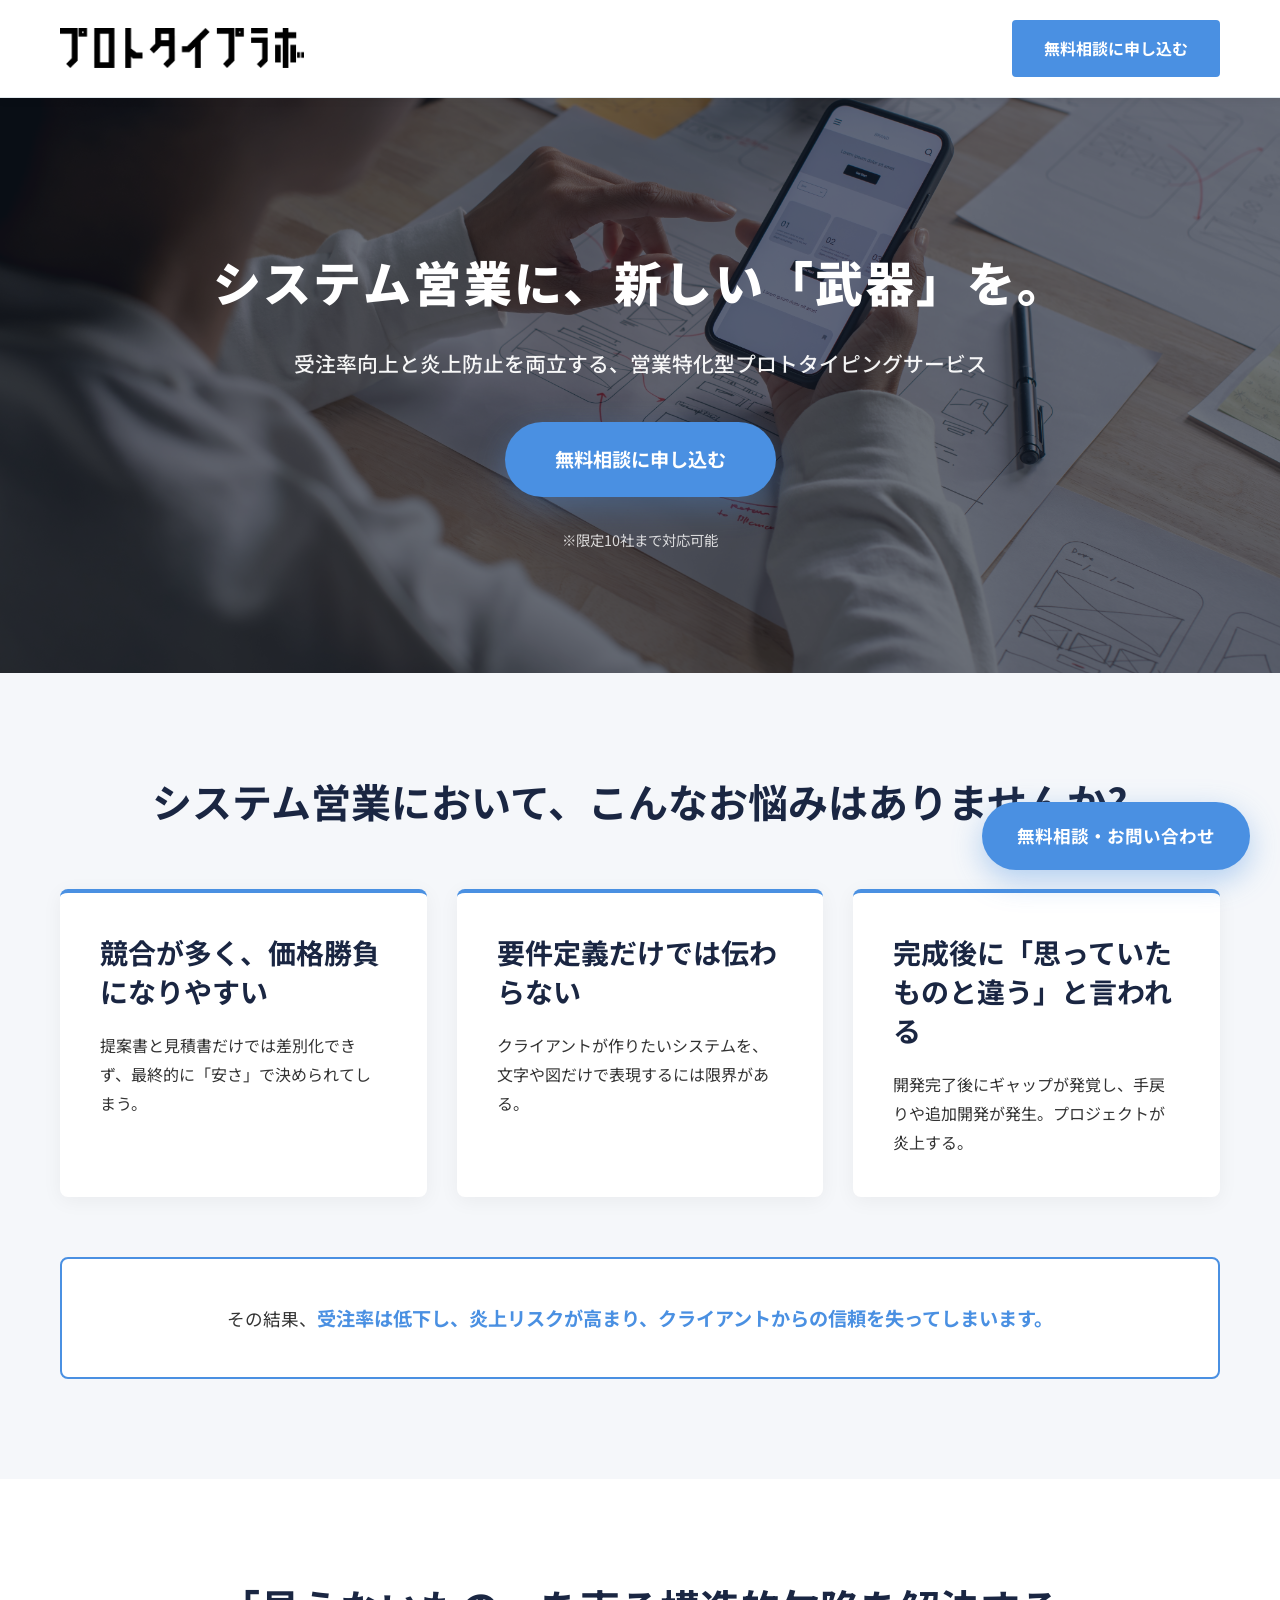
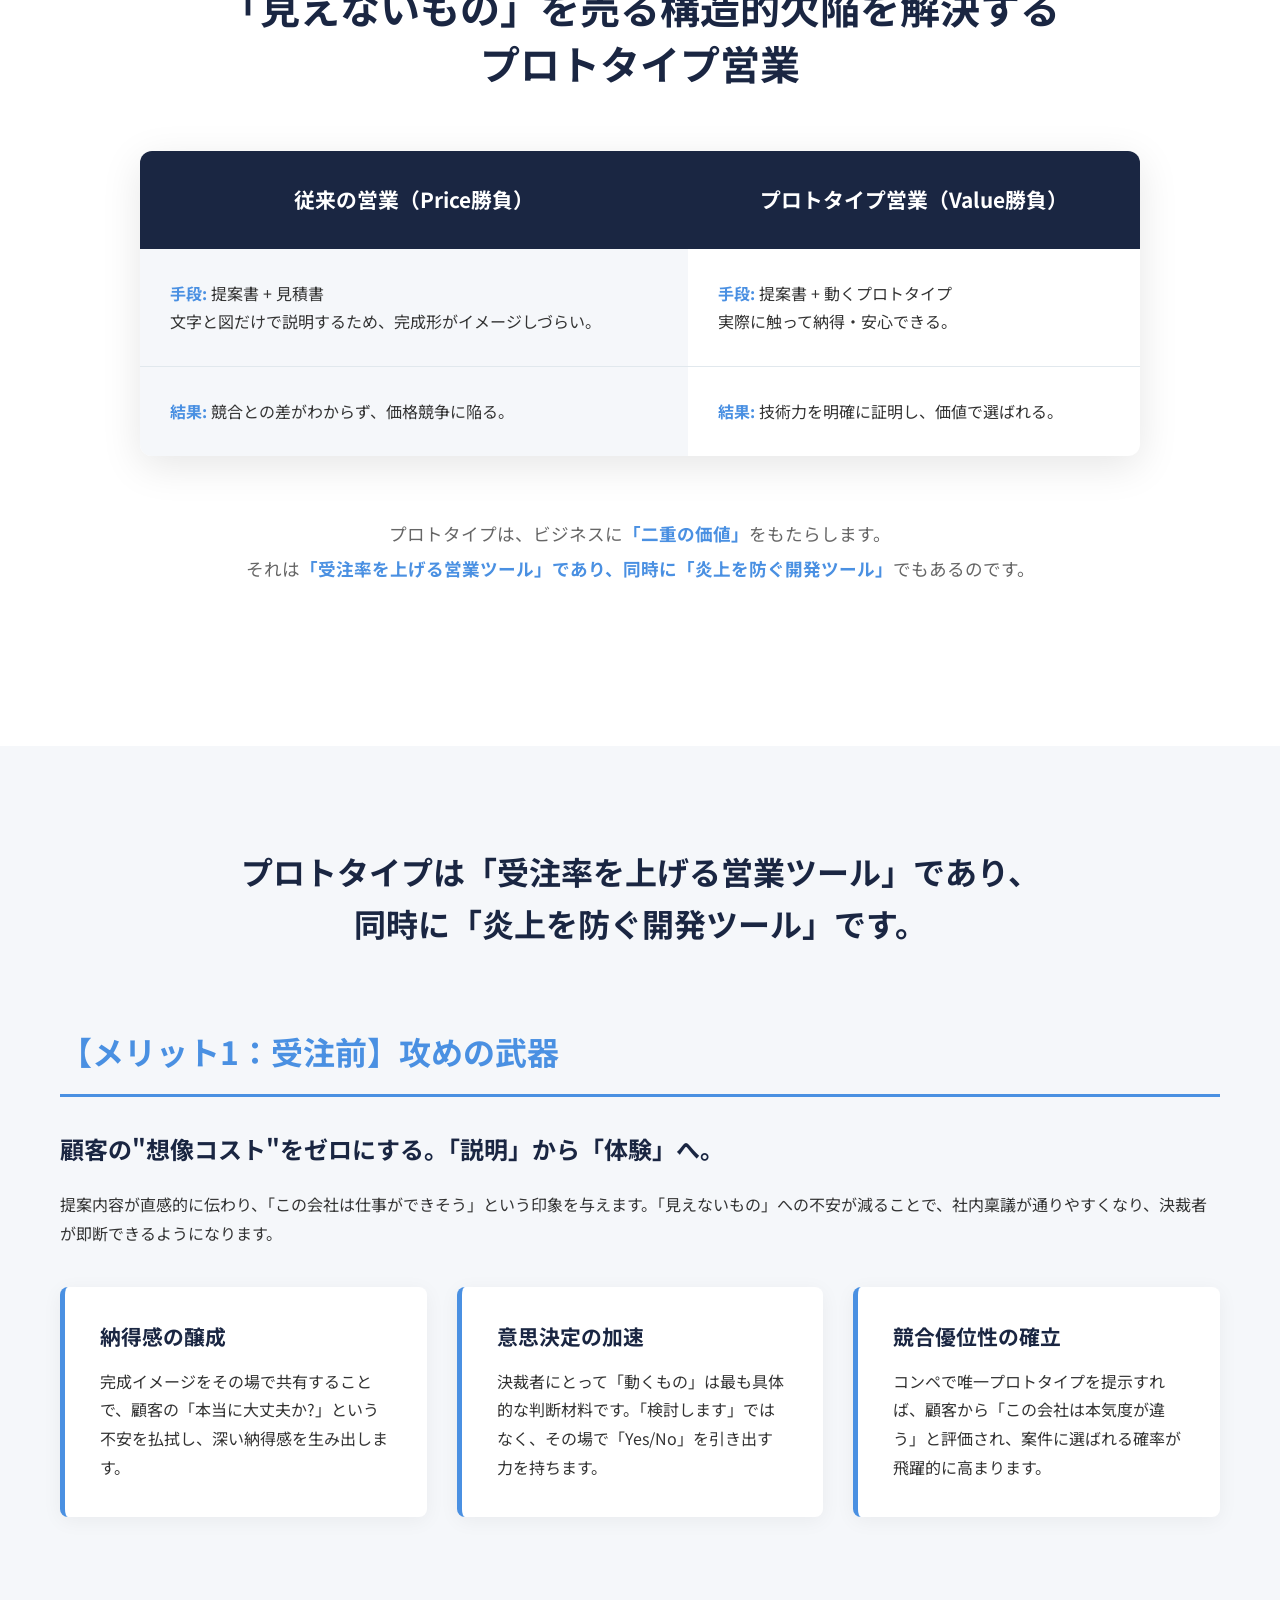
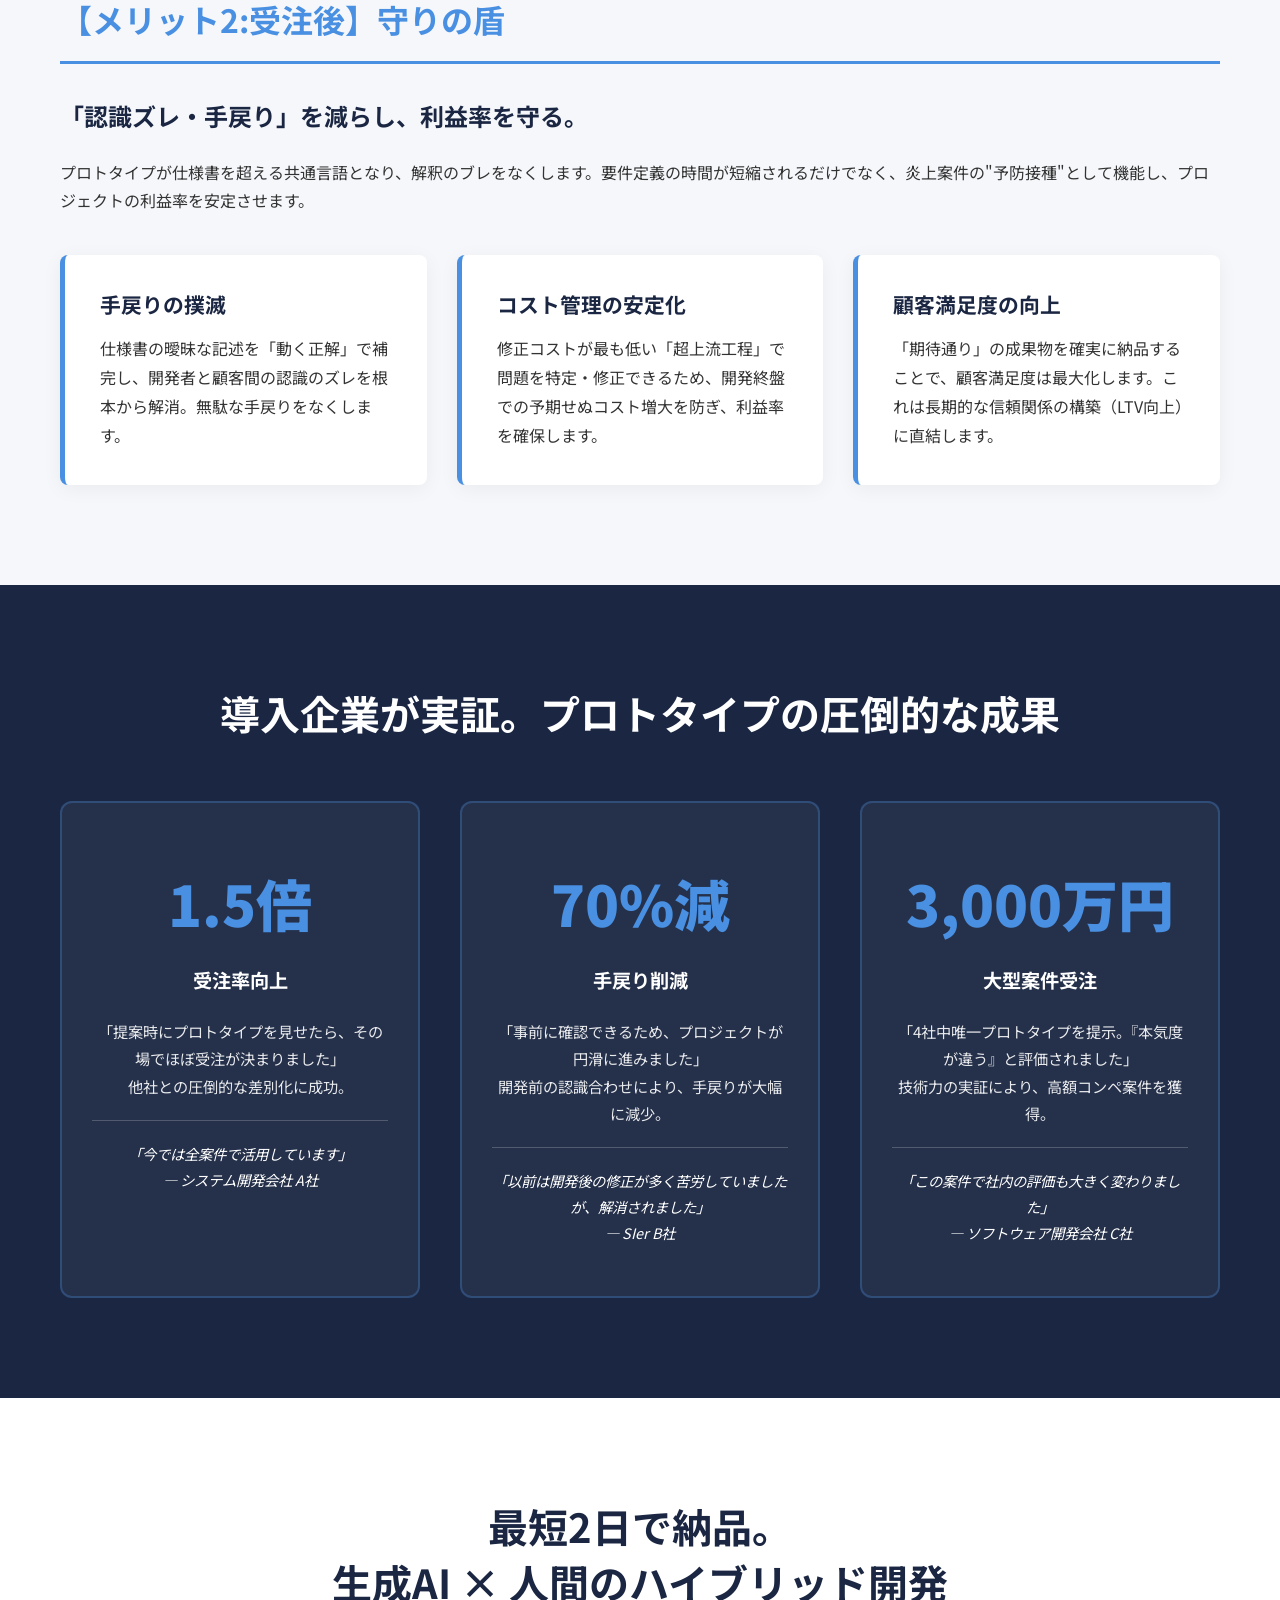
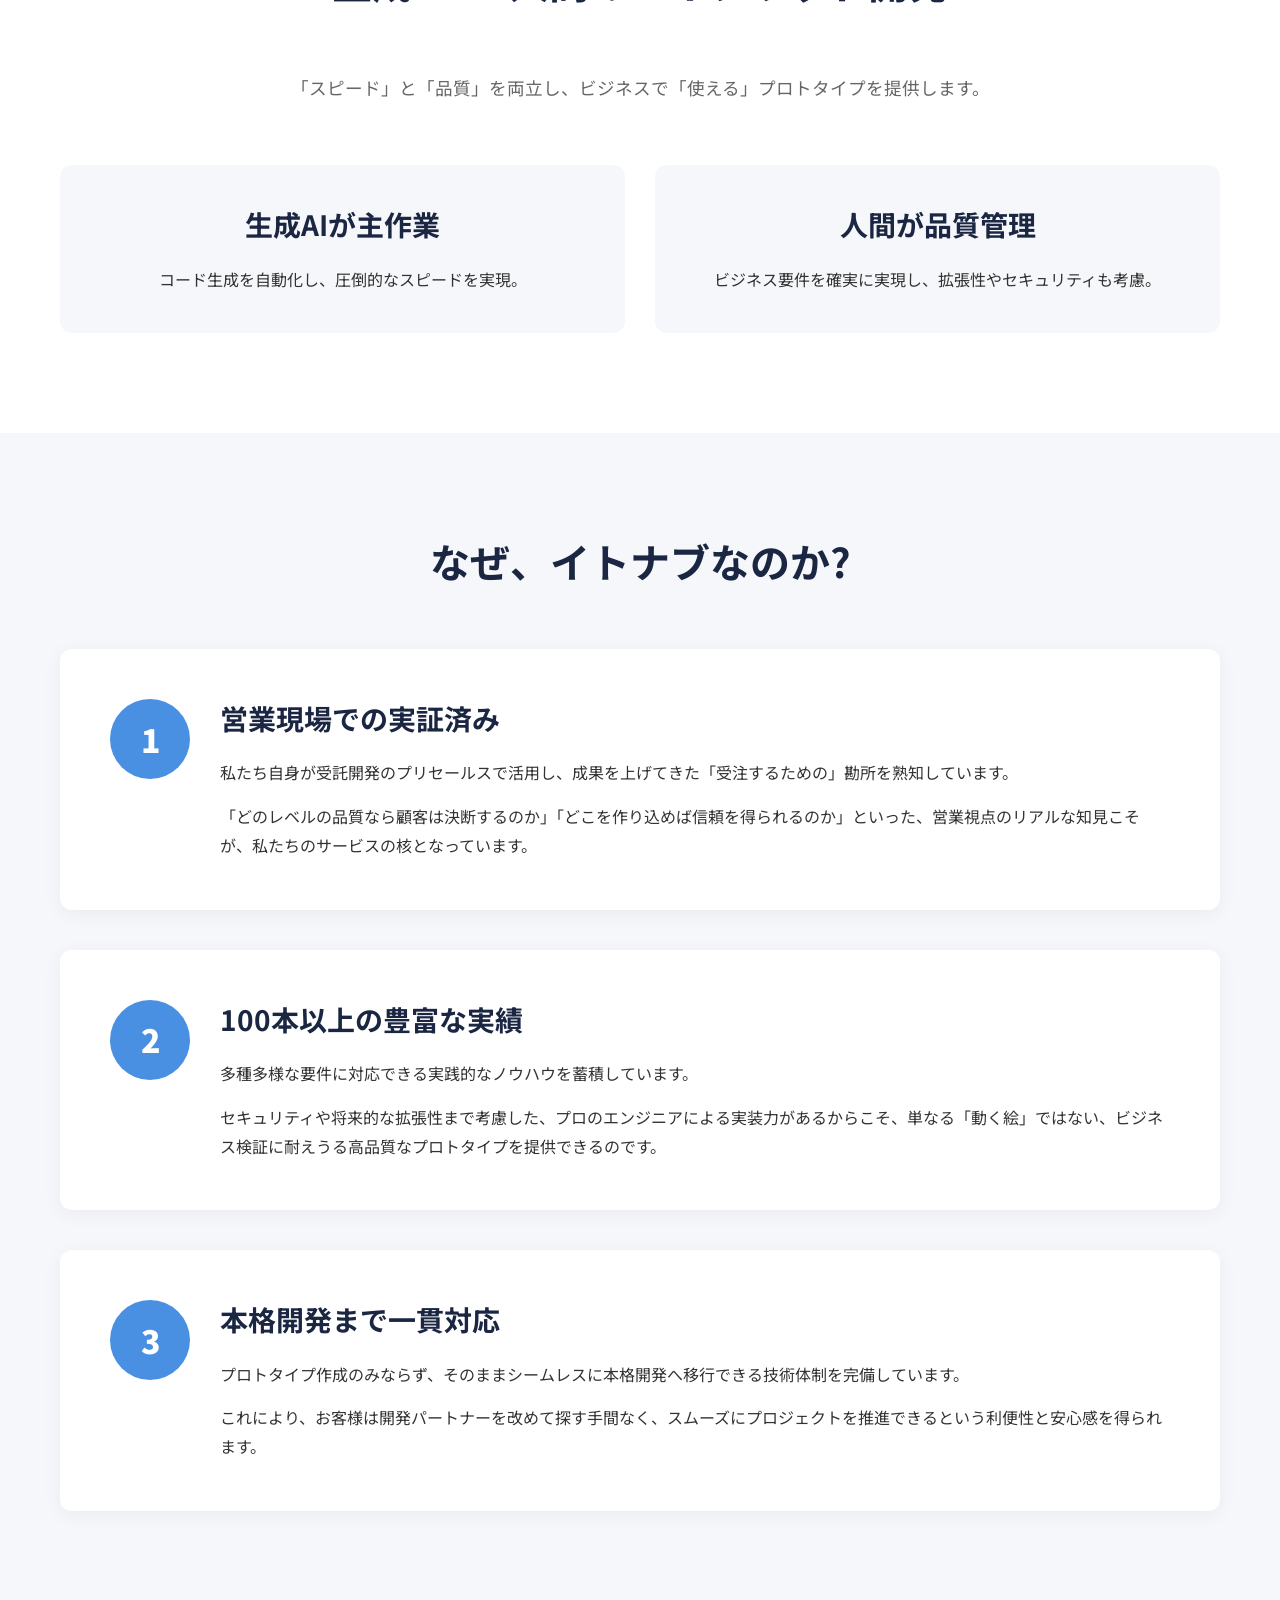
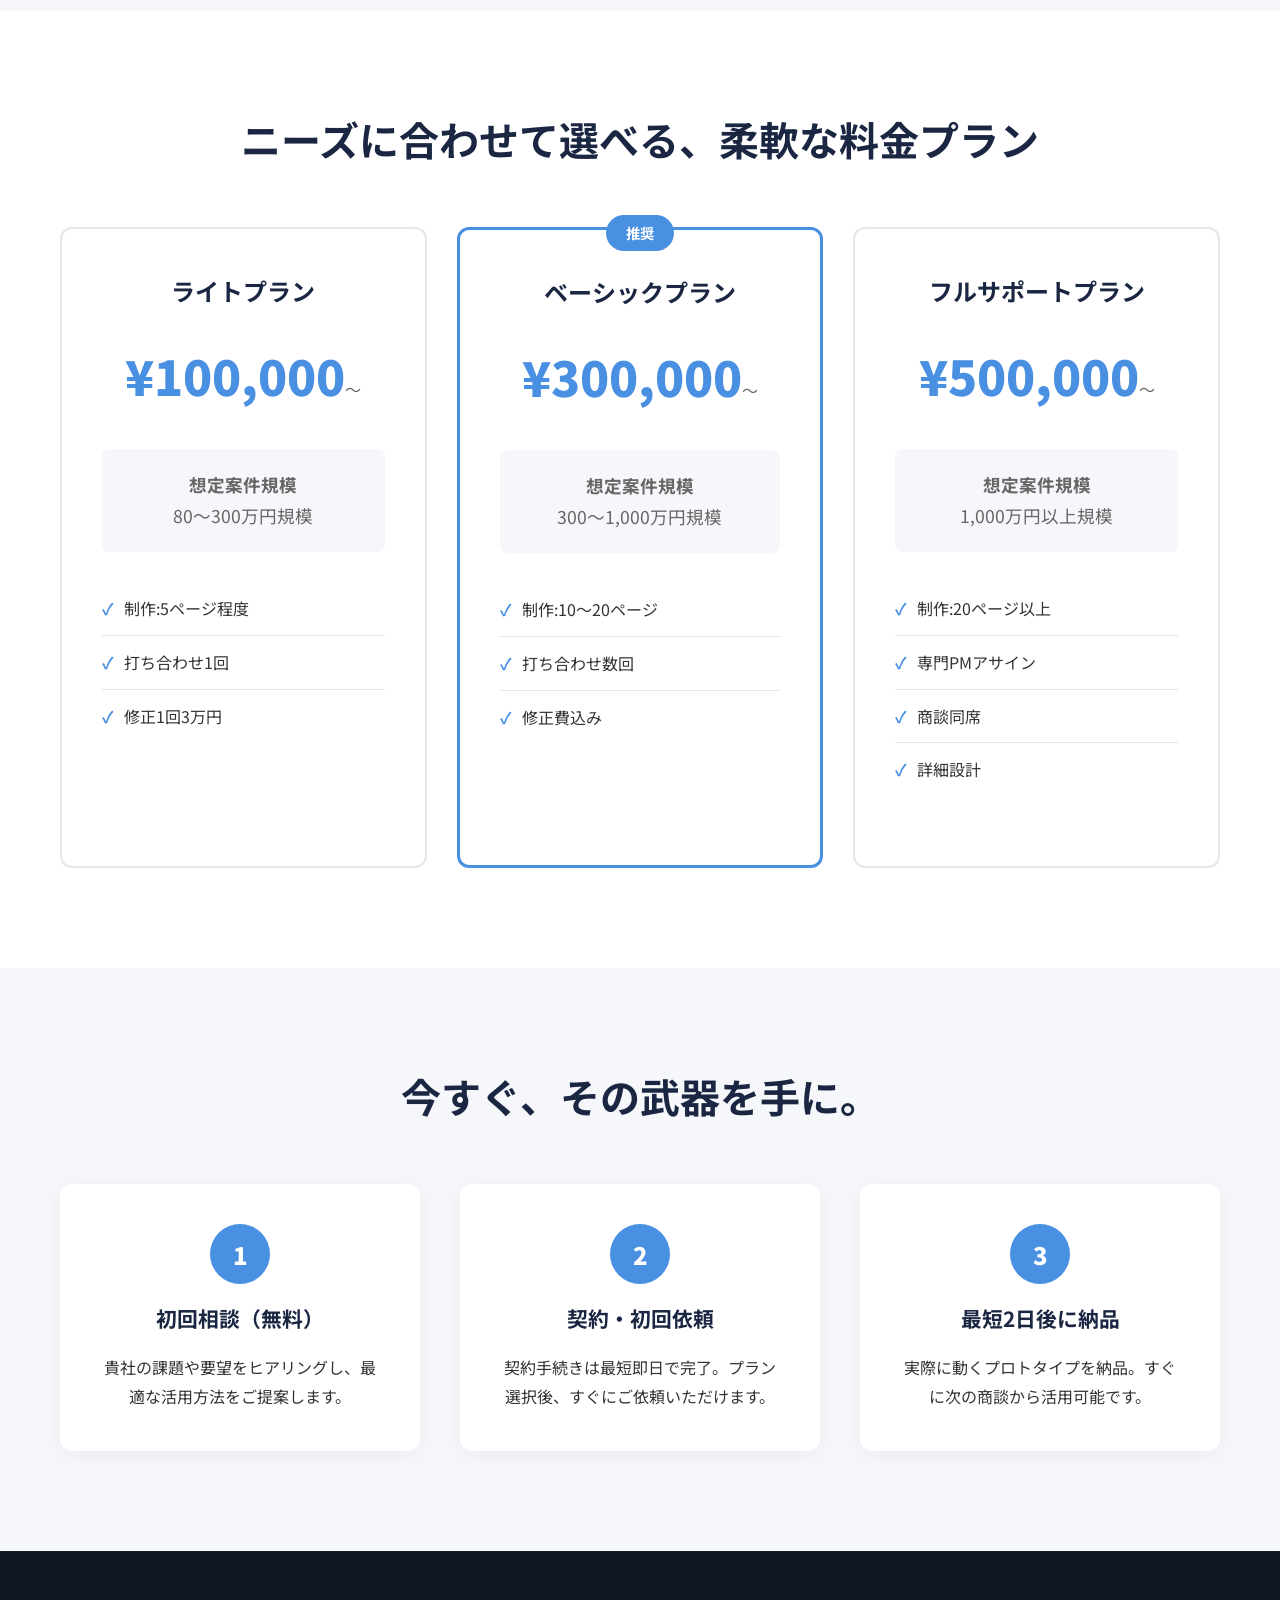
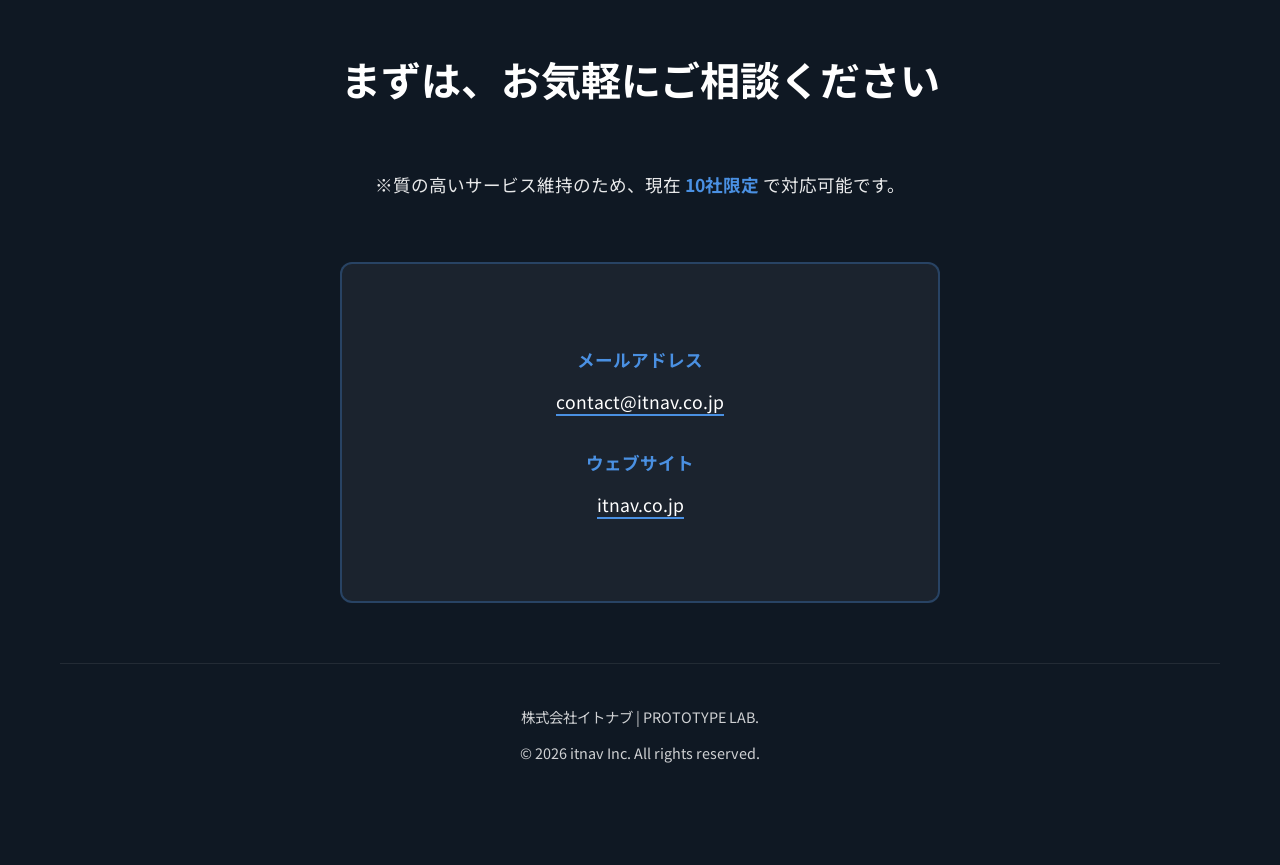
<file: index.html>
<!DOCTYPE html>
<html lang="ja">
<head>
    <!-- Google tag (gtag.js) -->
    <script async src="https://www.googletagmanager.com/gtag/js?id=G-E93ZGRGWMS"></script>
    <script>
      window.dataLayer = window.dataLayer || [];
      function gtag(){dataLayer.push(arguments);}
      gtag('js', new Date());

      gtag('config', 'G-E93ZGRGWMS');
    </script>
    <meta charset="UTF-8">
    <meta name="viewport" content="width=device-width, initial-scale=1.0">
    <title>PROTOTYPE LAB. | 営業特化型プロトタイピングサービス</title>
    <meta name="description" content="システム営業に、新しい「武器」を。受注率向上と炎上防止を両立する、営業特化型プロトタイピングサービス">
    <link rel="preconnect" href="https://fonts.googleapis.com">
    <link rel="preconnect" href="https://fonts.gstatic.com" crossorigin>
    <link href="https://fonts.googleapis.com/css2?family=Noto+Sans+JP:wght@400;500;700;900&display=swap" rel="stylesheet">
    <link rel="stylesheet" href="css/index.css">
</head>
<body>
    <!-- ヘッダー -->
    <header>
        <div class="container">
            <div class="header-inner">
                <div class="logo">
                    <img src="img/logo.png" alt="PROTOTYPE LAB.">
                </div>
                <a href="contact.html" class="header-cta">無料相談に申し込む</a>
            </div>
        </div>
    </header>

    <!-- ヒーローエリア -->
    <section class="hero">
        <div class="container">
            <div class="hero-content fade-in-up">
                <h1>システム営業に、新しい「武器」を。</h1>
                <p class="hero-subtitle">受注率向上と炎上防止を両立する、営業特化型プロトタイピングサービス</p>
                <a href="contact.html" class="hero-cta">無料相談に申し込む</a>
                <p class="hero-note">※限定10社まで対応可能</p>
            </div>
        </div>
    </section>

    <!-- 課題提起 -->
    <section class="problem">
        <div class="container">
            <h2 class="section-title">システム営業において、こんなお悩みはありませんか?</h2>

            <div class="problem-list">
                <div class="problem-item">
                    <h3>競合が多く、価格勝負になりやすい</h3>
                    <p>提案書と見積書だけでは差別化できず、最終的に「安さ」で決められてしまう。</p>
                </div>
                <div class="problem-item">
                    <h3>要件定義だけでは伝わらない</h3>
                    <p>クライアントが作りたいシステムを、文字や図だけで表現するには限界がある。</p>
                </div>
                <div class="problem-item">
                    <h3>完成後に「思っていたものと違う」と言われる</h3>
                    <p>開発完了後にギャップが発覚し、手戻りや追加開発が発生。プロジェクトが炎上する。</p>
                </div>
            </div>

            <div class="problem-conclusion">
                <p style="font-size: 1.1rem; line-height: 2;">その結果、<strong>受注率は低下し、炎上リスクが高まり、クライアントからの信頼を失ってしまいます。</strong></p>
            </div>
        </div>
    </section>

    <!-- 解決策 -->
    <section class="solution">
        <div class="container">
            <h2 class="section-title">「見えないもの」を売る構造的欠陥を解決する<br>プロトタイプ営業</h2>

            <div class="comparison-table">
                <table>
                    <thead>
                        <tr>
                            <th>従来の営業（Price勝負）</th>
                            <th>プロトタイプ営業（Value勝負）</th>
                        </tr>
                    </thead>
                    <tbody>
                        <tr>
                            <td>
                                <strong>手段:</strong> 提案書 + 見積書<br>
                                文字と図だけで説明するため、完成形がイメージしづらい。
                            </td>
                            <td>
                                <strong>手段:</strong> 提案書 + 動くプロトタイプ<br>
                                実際に触って納得・安心できる。
                            </td>
                        </tr>
                        <tr>
                            <td>
                                <strong>結果:</strong> 競合との差がわからず、価格競争に陥る。
                            </td>
                            <td>
                                <strong>結果:</strong> 技術力を明確に証明し、価値で選ばれる。
                            </td>
                        </tr>
                    </tbody>
                </table>
            </div>

            <p class="section-subtitle" style="margin-top: 60px;">
                プロトタイプは、ビジネスに<strong style="color: var(--accent-blue);">「二重の価値」</strong>をもたらします。<br>
                それは<strong style="color: var(--accent-blue);">「受注率を上げる営業ツール」であり、同時に「炎上を防ぐ開発ツール」</strong>でもあるのです。
            </p>
        </div>
    </section>

    <!-- 導入メリット -->
    <section class="benefit">
        <div class="container">
            <h2 class="benefit-main-title">
                プロトタイプは「受注率を上げる営業ツール」であり、<br>
                同時に「炎上を防ぐ開発ツール」です。
            </h2>

            <div class="benefit-section">
                <h3 class="benefit-section-title">【メリット1：受注前】攻めの武器</h3>
                <p class="benefit-subtitle">顧客の"想像コスト"をゼロにする。「説明」から「体験」へ。</p>
                <p style="margin-bottom: 30px;">提案内容が直感的に伝わり、「この会社は仕事ができそう」という印象を与えます。「見えないもの」への不安が減ることで、社内稟議が通りやすくなり、決裁者が即断できるようになります。</p>

                <div class="benefit-grid">
                    <div class="benefit-item">
                        <h4>納得感の醸成</h4>
                        <p>完成イメージをその場で共有することで、顧客の「本当に大丈夫か?」という不安を払拭し、深い納得感を生み出します。</p>
                    </div>
                    <div class="benefit-item">
                        <h4>意思決定の加速</h4>
                        <p>決裁者にとって「動くもの」は最も具体的な判断材料です。「検討します」ではなく、その場で「Yes/No」を引き出す力を持ちます。</p>
                    </div>
                    <div class="benefit-item">
                        <h4>競合優位性の確立</h4>
                        <p>コンペで唯一プロトタイプを提示すれば、顧客から「この会社は本気度が違う」と評価され、案件に選ばれる確率が飛躍的に高まります。</p>
                    </div>
                </div>
            </div>

            <div class="benefit-section">
                <h3 class="benefit-section-title">【メリット2:受注後】守りの盾</h3>
                <p class="benefit-subtitle">「認識ズレ・手戻り」を減らし、利益率を守る。</p>
                <p style="margin-bottom: 30px;">プロトタイプが仕様書を超える共通言語となり、解釈のブレをなくします。要件定義の時間が短縮されるだけでなく、炎上案件の"予防接種"として機能し、プロジェクトの利益率を安定させます。</p>

                <div class="benefit-grid">
                    <div class="benefit-item">
                        <h4>手戻りの撲滅</h4>
                        <p>仕様書の曖昧な記述を「動く正解」で補完し、開発者と顧客間の認識のズレを根本から解消。無駄な手戻りをなくします。</p>
                    </div>
                    <div class="benefit-item">
                        <h4>コスト管理の安定化</h4>
                        <p>修正コストが最も低い「超上流工程」で問題を特定・修正できるため、開発終盤での予期せぬコスト増大を防ぎ、利益率を確保します。</p>
                    </div>
                    <div class="benefit-item">
                        <h4>顧客満足度の向上</h4>
                        <p>「期待通り」の成果物を確実に納品することで、顧客満足度は最大化します。これは長期的な信頼関係の構築（LTV向上）に直結します。</p>
                    </div>
                </div>
            </div>
        </div>
    </section>

    <!-- 実績・数値 -->
    <section class="evidence">
        <div class="container">
            <h2 class="section-title">導入企業が実証。プロトタイプの圧倒的な成果</h2>

            <div class="stats-grid">
                <div class="stat-item">
                    <span class="stat-number">1.5倍</span>
                    <span class="stat-label">受注率向上</span>
                    <p class="stat-description">
                        「提案時にプロトタイプを見せたら、その場でほぼ受注が決まりました」<br>
                        他社との圧倒的な差別化に成功。
                    </p>
                    <p class="stat-quote">
                        「今では全案件で活用しています」<br>
                        — システム開発会社 A社
                    </p>
                </div>
                <div class="stat-item">
                    <span class="stat-number">70%減</span>
                    <span class="stat-label">手戻り削減</span>
                    <p class="stat-description">
                        「事前に確認できるため、プロジェクトが円滑に進みました」<br>
                        開発前の認識合わせにより、手戻りが大幅に減少。
                    </p>
                    <p class="stat-quote">
                        「以前は開発後の修正が多く苦労していましたが、解消されました」<br>
                        — SIer B社
                    </p>
                </div>
                <div class="stat-item">
                    <span class="stat-number">3,000万円</span>
                    <span class="stat-label">大型案件受注</span>
                    <p class="stat-description">
                        「4社中唯一プロトタイプを提示。『本気度が違う』と評価されました」<br>
                        技術力の実証により、高額コンペ案件を獲得。
                    </p>
                    <p class="stat-quote">
                        「この案件で社内の評価も大きく変わりました」<br>
                        — ソフトウェア開発会社 C社
                    </p>
                </div>
            </div>
        </div>
    </section>

    <!-- 開発体制 -->
    <section class="quality">
        <div class="container">
            <h2 class="section-title">最短2日で納品。<br>生成AI × 人間のハイブリッド開発</h2>
            <p class="section-subtitle">
                「スピード」と「品質」を両立し、ビジネスで「使える」プロトタイプを提供します。
            </p>

            <div class="quality-grid">
                <div class="quality-item">
                    <h3>生成AIが主作業</h3>
                    <p>コード生成を自動化し、圧倒的なスピードを実現。</p>
                </div>
                <div class="quality-item">
                    <h3>人間が品質管理</h3>
                    <p>ビジネス要件を確実に実現し、拡張性やセキュリティも考慮。</p>
                </div>
            </div>
        </div>
    </section>

    <!-- 選ばれる理由 -->
    <section class="why-us">
        <div class="container">
            <h2 class="section-title">なぜ、イトナブなのか?</h2>

            <div class="reason-list">
                <div class="reason-item">
                    <div class="reason-number">1</div>
                    <div class="reason-content">
                        <h3>営業現場での実証済み</h3>
                        <p>私たち自身が受託開発のプリセールスで活用し、成果を上げてきた「受注するための」勘所を熟知しています。</p>
                        <p style="margin-top: 15px;">「どのレベルの品質なら顧客は決断するのか」「どこを作り込めば信頼を得られるのか」といった、営業視点のリアルな知見こそが、私たちのサービスの核となっています。</p>
                    </div>
                </div>
                <div class="reason-item">
                    <div class="reason-number">2</div>
                    <div class="reason-content">
                        <h3>100本以上の豊富な実績</h3>
                        <p>多種多様な要件に対応できる実践的なノウハウを蓄積しています。</p>
                        <p style="margin-top: 15px;">セキュリティや将来的な拡張性まで考慮した、プロのエンジニアによる実装力があるからこそ、単なる「動く絵」ではない、ビジネス検証に耐えうる高品質なプロトタイプを提供できるのです。</p>
                    </div>
                </div>
                <div class="reason-item">
                    <div class="reason-number">3</div>
                    <div class="reason-content">
                        <h3>本格開発まで一貫対応</h3>
                        <p>プロトタイプ作成のみならず、そのままシームレスに本格開発へ移行できる技術体制を完備しています。</p>
                        <p style="margin-top: 15px;">これにより、お客様は開発パートナーを改めて探す手間なく、スムーズにプロジェクトを推進できるという利便性と安心感を得られます。</p>
                    </div>
                </div>
            </div>
        </div>
    </section>

    <!-- 料金プラン -->
    <section class="pricing">
        <div class="container">
            <h2 class="section-title">ニーズに合わせて選べる、柔軟な料金プラン</h2>

            <div class="pricing-grid">
                <div class="pricing-card">
                    <div class="plan-name">ライトプラン</div>
                    <div class="plan-price">¥100,000<span class="plan-price-unit">〜</span></div>
                    <div class="plan-target">
                        <strong>想定案件規模</strong><br>
                        80〜300万円規模
                    </div>
                    <ul class="plan-features">
                        <li>制作:5ページ程度</li>
                        <li>打ち合わせ1回</li>
                        <li>修正1回3万円</li>
                    </ul>
                </div>

                <div class="pricing-card featured">
                    <div class="plan-name">ベーシックプラン</div>
                    <div class="plan-price">¥300,000<span class="plan-price-unit">〜</span></div>
                    <div class="plan-target">
                        <strong>想定案件規模</strong><br>
                        300〜1,000万円規模
                    </div>
                    <ul class="plan-features">
                        <li>制作:10〜20ページ</li>
                        <li>打ち合わせ数回</li>
                        <li>修正費込み</li>
                    </ul>
                </div>

                <div class="pricing-card">
                    <div class="plan-name">フルサポートプラン</div>
                    <div class="plan-price">¥500,000<span class="plan-price-unit">〜</span></div>
                    <div class="plan-target">
                        <strong>想定案件規模</strong><br>
                        1,000万円以上規模
                    </div>
                    <ul class="plan-features">
                        <li>制作:20ページ以上</li>
                        <li>専門PMアサイン</li>
                        <li>商談同席</li>
                        <li>詳細設計</li>
                    </ul>
                </div>
            </div>
        </div>
    </section>

    <!-- 導入フロー -->
    <section class="flow">
        <div class="container">
            <h2 class="section-title">今すぐ、その武器を手に。</h2>

            <div class="flow-steps">
                <div class="flow-step">
                    <div class="step-number">1</div>
                    <h3 class="step-title">初回相談（無料）</h3>
                    <p>貴社の課題や要望をヒアリングし、最適な活用方法をご提案します。</p>
                </div>
                <div class="flow-step">
                    <div class="step-number">2</div>
                    <h3 class="step-title">契約・初回依頼</h3>
                    <p>契約手続きは最短即日で完了。プラン選択後、すぐにご依頼いただけます。</p>
                </div>
                <div class="flow-step">
                    <div class="step-number">3</div>
                    <h3 class="step-title">最短2日後に納品</h3>
                    <p>実際に動くプロトタイプを納品。すぐに次の商談から活用可能です。</p>
                </div>
            </div>
        </div>
    </section>

    <!-- お問い合わせ -->
    <section id="contact" class="contact">
        <div class="container">
            <h2 class="section-title">まずは、お気軽にご相談ください</h2>
            <p class="section-subtitle" style="color: rgba(255, 255, 255, 0.9);">
                ※質の高いサービス維持のため、現在 <strong style="color: var(--accent-blue);">10社限定</strong> で対応可能です。
            </p>

            <div class="contact-info">
                <div class="contact-item">
                    <strong>メールアドレス</strong>
                    <a href="mailto:contact@itnav.co.jp">contact@itnav.co.jp</a>
                </div>
                <div class="contact-item">
                    <strong>ウェブサイト</strong>
                    <a href="https://itnav.co.jp/" target="_blank" rel="noopener noreferrer">itnav.co.jp</a>
                </div>
            </div>

            <div class="company-info">
                <p>株式会社イトナブ | PROTOTYPE LAB.</p>
                <p style="margin-top: 10px;">© 2026 itnav Inc. All rights reserved.</p>
            </div>
        </div>
    </section>

    <!-- 固定CTAボタン -->
    <div class="fixed-cta">
        <a href="contact.html" class="fixed-cta-button">無料相談・お問い合わせ</a>
    </div>

</body>
</html>
</file>
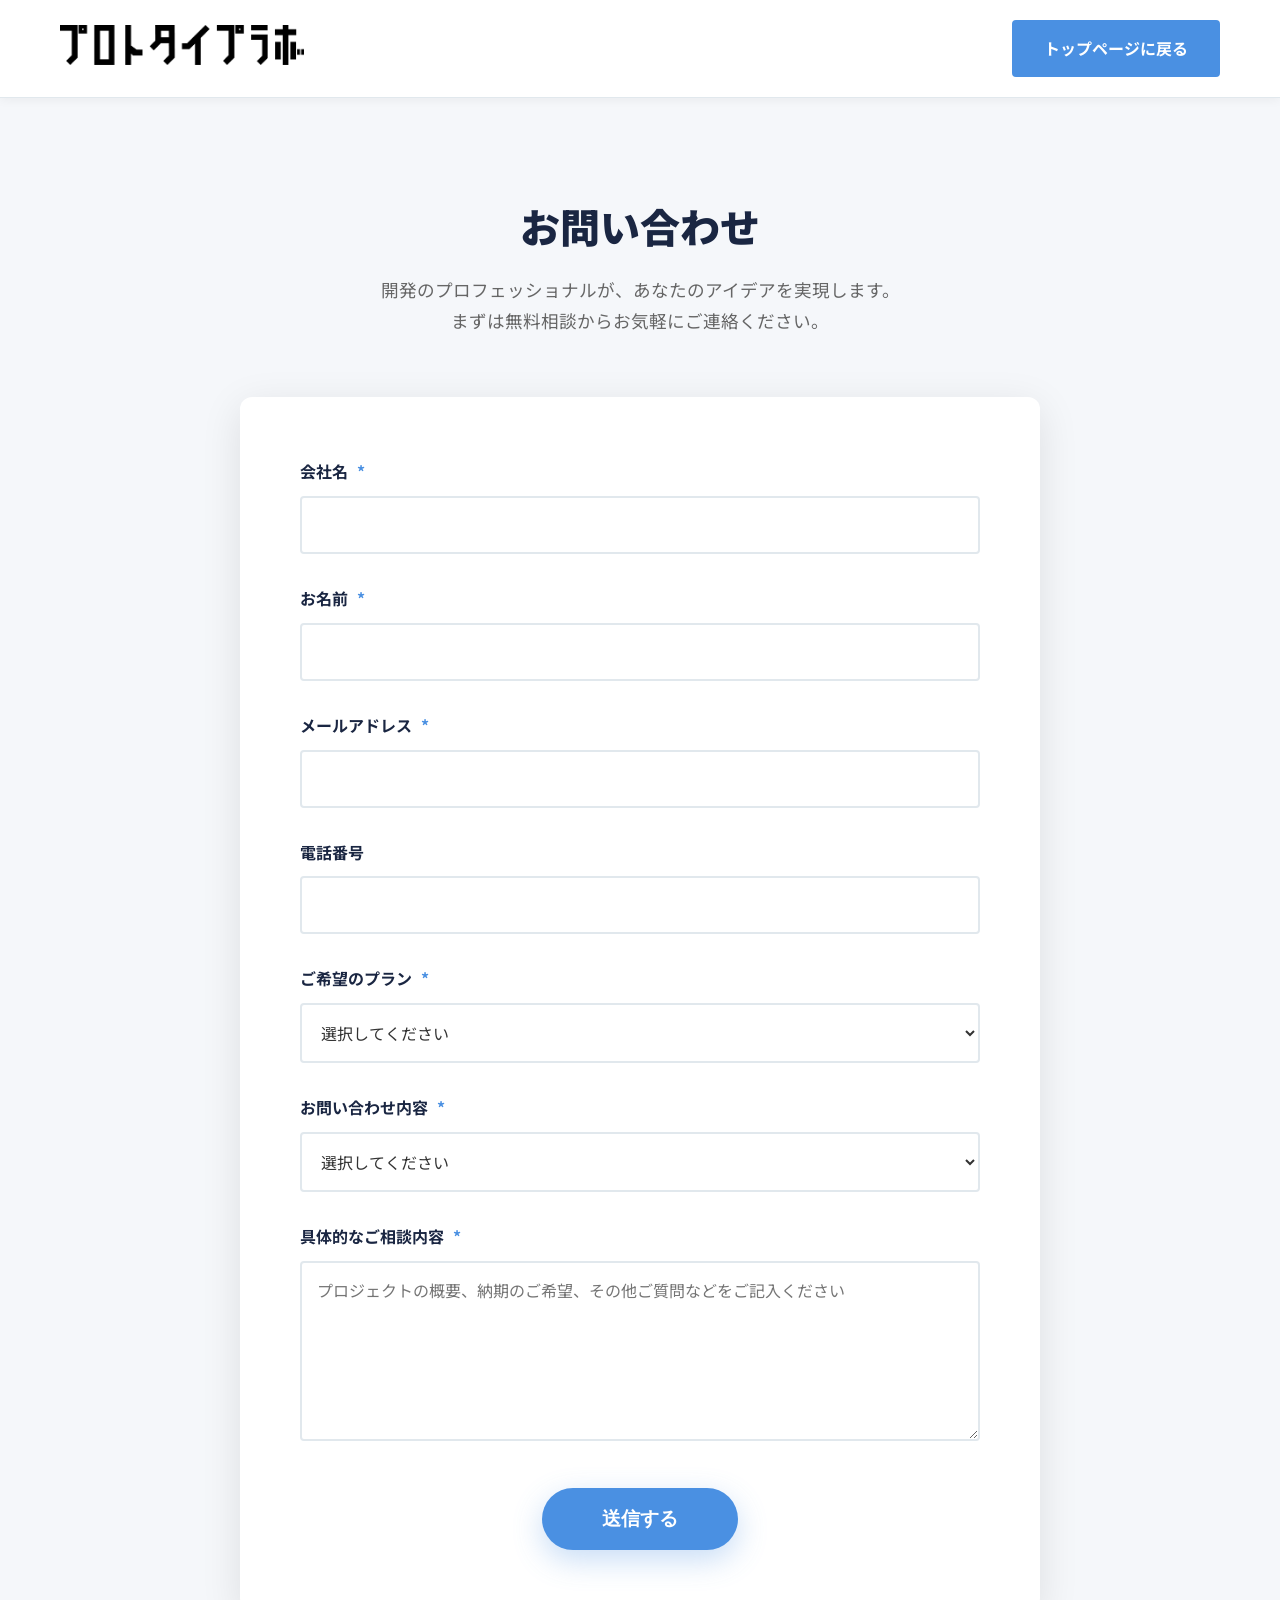
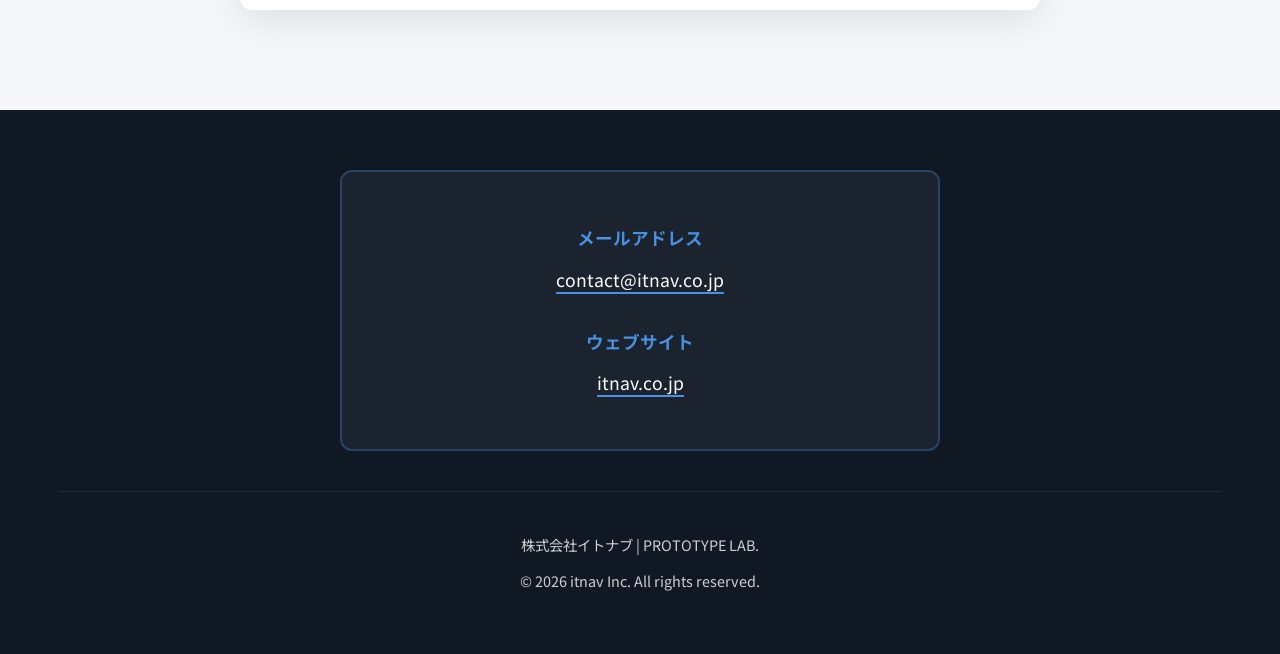
<file: contact.html>
<!DOCTYPE html>
<html lang="ja">
<head>
    <!-- Google tag (gtag.js) -->
    <script async src="https://www.googletagmanager.com/gtag/js?id=G-E93ZGRGWMS"></script>
    <script>
      window.dataLayer = window.dataLayer || [];
      function gtag(){dataLayer.push(arguments);}
      gtag('js', new Date());

      gtag('config', 'G-E93ZGRGWMS');
    </script>
    <meta charset="UTF-8">
    <meta name="viewport" content="width=device-width, initial-scale=1.0">
    <title>お問い合わせ | PROTOTYPE LAB</title>
    <link rel="preconnect" href="https://fonts.googleapis.com">
    <link rel="preconnect" href="https://fonts.gstatic.com" crossorigin>
    <link href="https://fonts.googleapis.com/css2?family=Noto+Sans+JP:wght@400;500;700;900&display=swap" rel="stylesheet">
    <link rel="stylesheet" href="css/contact.css">
</head>
<body>

    <!-- ヘッダー -->
    <header>
        <div class="container">
            <div class="header-inner">
                <div class="logo">
                    <a href="index.html">
                        <img src="img/logo.png" alt="PROTOTYPE LAB.">
                    </a>
                </div>
                <a href="index.html" class="header-cta">トップページに戻る</a>
            </div>
        </div>
    </header>

    <!-- お問い合わせフォーム -->
    <section class="contact-form-section">
        <div class="container">
            <h1>お問い合わせ</h1>
            <p class="intro">
                開発のプロフェッショナルが、あなたのアイデアを実現します。<br>
                まずは無料相談からお気軽にご連絡ください。
            </p>

            <div class="form-container">
                <form action="send_mail.php" method="POST">

                    <div class="form-group">
                        <label for="company">会社名 <span class="required">*</span></label>
                        <input type="text" id="company" name="company" required>
                    </div>

                    <div class="form-group">
                        <label for="name">お名前 <span class="required">*</span></label>
                        <input type="text" id="name" name="name" required>
                    </div>

                    <div class="form-group">
                        <label for="email">メールアドレス <span class="required">*</span></label>
                        <input type="email" id="email" name="email" required>
                    </div>

                    <div class="form-group">
                        <label for="tel">電話番号</label>
                        <input type="tel" id="tel" name="tel">
                    </div>

                    <div class="form-group">
                        <label for="plan">ご希望のプラン <span class="required">*</span></label>
                        <select id="plan" name="plan" required>
                            <option value="">選択してください</option>
                            <option value="light">ライト（¥100,000/月）</option>
                            <option value="standard">スタンダード（¥300,000/月）</option>
                            <option value="pro">プロ（¥500,000~/月）</option>
                            <option value="undecided">未定・相談したい</option>
                        </select>
                    </div>

                    <div class="form-group">
                        <label for="purpose">お問い合わせ内容 <span class="required">*</span></label>
                        <select id="purpose" name="purpose" required>
                            <option value="">選択してください</option>
                            <option value="sales">営業プレゼン支援</option>
                            <option value="newbusiness">新規事業検証</option>
                            <option value="lp">緊急LP・フォーム制作</option>
                            <option value="demo">開発営業の武器化</option>
                            <option value="other">その他</option>
                        </select>
                    </div>

                    <div class="form-group">
                        <label for="message">具体的なご相談内容 <span class="required">*</span></label>
                        <textarea id="message" name="message" required placeholder="プロジェクトの概要、納期のご希望、その他ご質問などをご記入ください"></textarea>
                    </div>

                    <button type="submit" class="submit-btn">送信する</button>
                </form>
            </div>
        </div>
    </section>

    <!-- フッター -->
    <footer class="contact-footer">
        <div class="container">
            <div class="contact-info">
                <div class="contact-item">
                    <strong>メールアドレス</strong>
                    <a href="mailto:contact@itnav.co.jp">contact@itnav.co.jp</a>
                </div>
                <div class="contact-item">
                    <strong>ウェブサイト</strong>
                    <a href="https://itnav.co.jp/" target="_blank" rel="noopener noreferrer">itnav.co.jp</a>
                </div>
            </div>

            <div class="company-info">
                <p>株式会社イトナブ | PROTOTYPE LAB.</p>
                <p style="margin-top: 10px;">© 2026 itnav Inc. All rights reserved.</p>
            </div>
        </div>
    </footer>

</body>
</html>
</file>
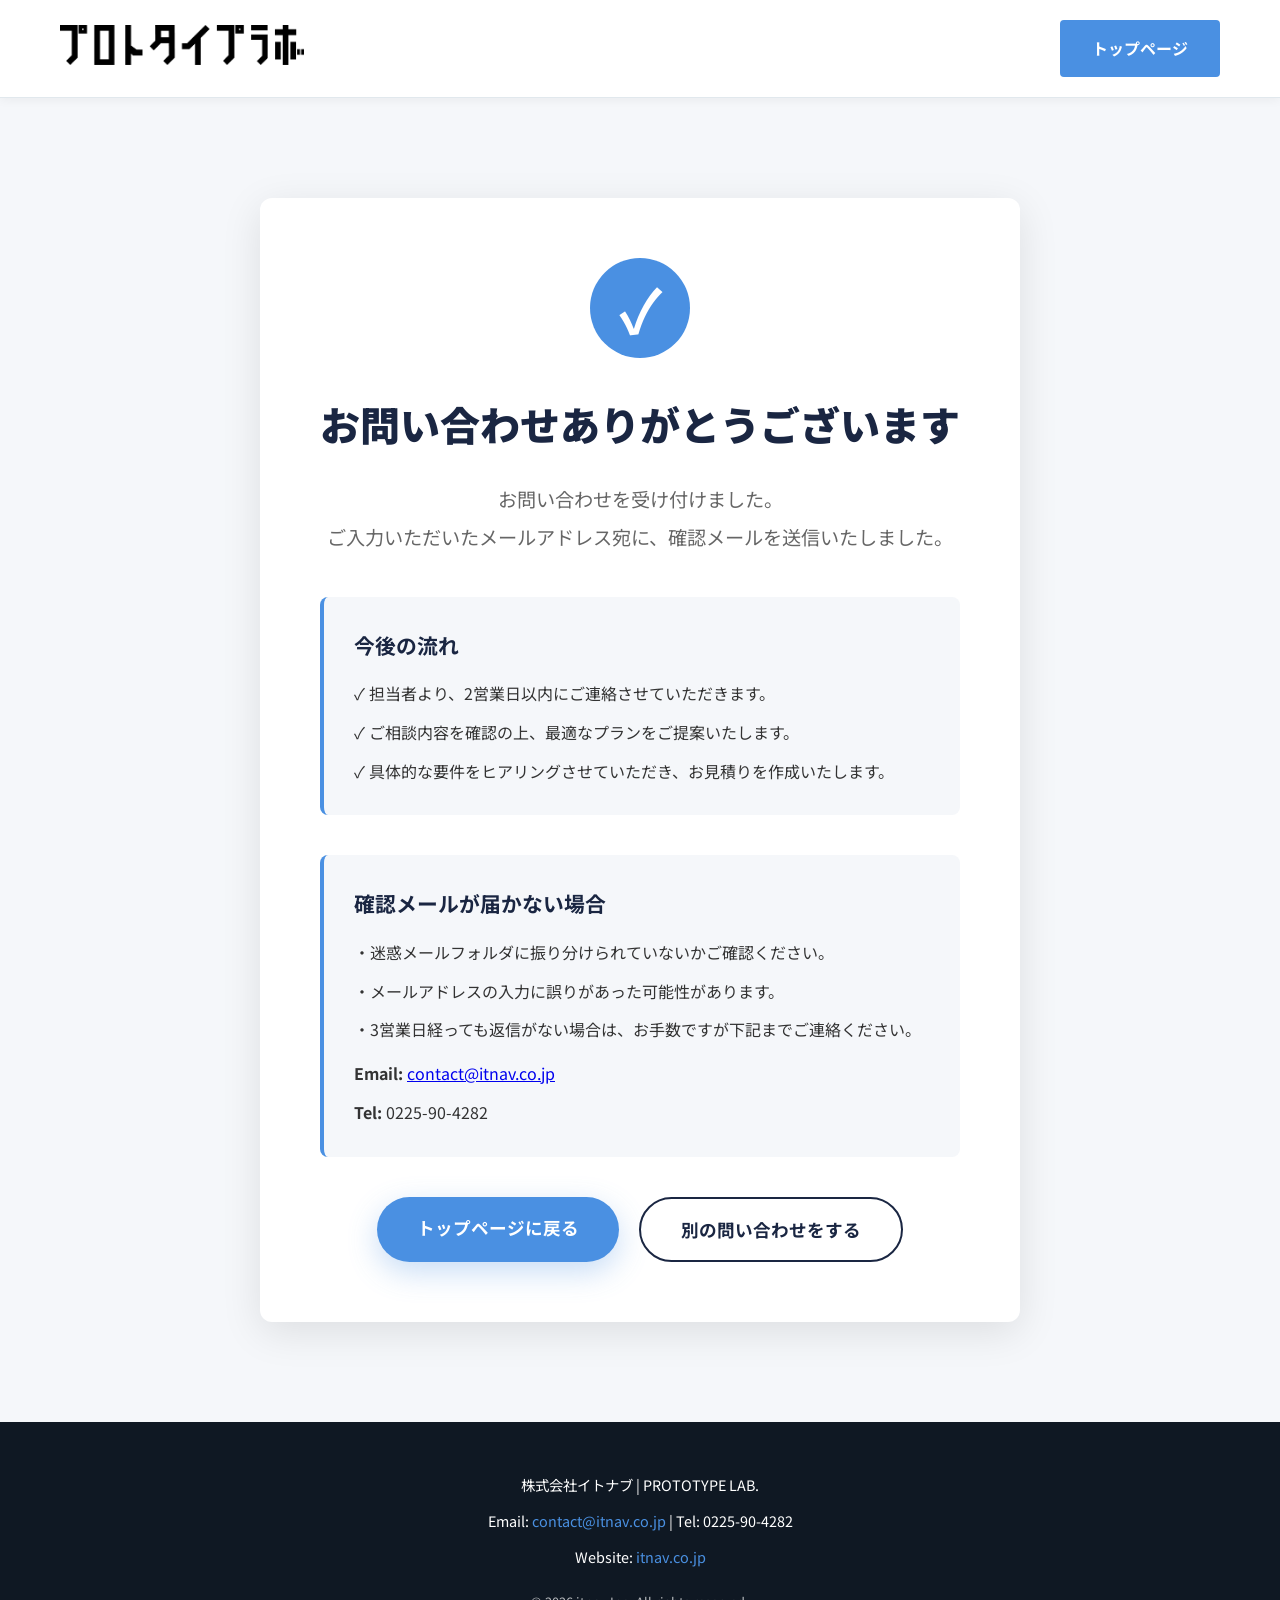
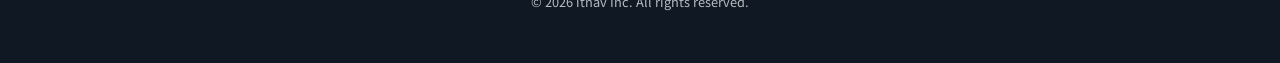
<file: thanks.html>
<!DOCTYPE html>
<html lang="ja">
<head>
    <!-- Google tag (gtag.js) -->
    <script async src="https://www.googletagmanager.com/gtag/js?id=G-E93ZGRGWMS"></script>
    <script>
      window.dataLayer = window.dataLayer || [];
      function gtag(){dataLayer.push(arguments);}
      gtag('js', new Date());

      gtag('config', 'G-E93ZGRGWMS');
    </script>
    <meta charset="UTF-8">
    <meta name="viewport" content="width=device-width, initial-scale=1.0">
    <title>送信完了 | PROTOTYPE LAB</title>
    <link rel="preconnect" href="https://fonts.googleapis.com">
    <link rel="preconnect" href="https://fonts.gstatic.com" crossorigin>
    <link href="https://fonts.googleapis.com/css2?family=Noto+Sans+JP:wght@400;500;700;900&display=swap" rel="stylesheet">
    <link rel="stylesheet" href="css/thanks.css">
</head>
<body>

    <!-- ヘッダー -->
    <header>
        <div class="container">
            <div class="header-inner">
                <div class="logo">
                    <a href="index.html">
                        <img src="img/logo.png" alt="PROTOTYPE LAB">
                    </a>
                </div>
                <a href="index.html" class="nav-btn">トップページ</a>
            </div>
        </div>
    </header>

    <!-- サンキューメッセージ -->
    <section class="thanks-section">
        <div class="container">
            <div class="thanks-container">
                <div class="success-icon"></div>

                <h1>お問い合わせありがとうございます</h1>

                <p class="thanks-message">
                    お問い合わせを受け付けました。<br>
                    ご入力いただいたメールアドレス宛に、確認メールを送信いたしました。
                </p>

                <div class="info-box">
                    <h2>今後の流れ</h2>
                    <p>✓ 担当者より、2営業日以内にご連絡させていただきます。</p>
                    <p>✓ ご相談内容を確認の上、最適なプランをご提案いたします。</p>
                    <p>✓ 具体的な要件をヒアリングさせていただき、お見積りを作成いたします。</p>
                </div>

                <div class="info-box">
                    <h2>確認メールが届かない場合</h2>
                    <p>・迷惑メールフォルダに振り分けられていないかご確認ください。</p>
                    <p>・メールアドレスの入力に誤りがあった可能性があります。</p>
                    <p>・3営業日経っても返信がない場合は、お手数ですが下記までご連絡ください。</p>
                    <p style="margin-top: 15px;"><strong>Email:</strong> <a href="mailto:contact@itnav.co.jp">contact@itnav.co.jp</a></p>
                    <p><strong>Tel:</strong> 0225-90-4282</p>
                </div>

                <div class="button-group">
                    <a href="index.html" class="btn btn-primary">トップページに戻る</a>
                    <a href="contact.html" class="btn btn-secondary">別の問い合わせをする</a>
                </div>
            </div>
        </div>
    </section>

    <!-- フッター -->
    <footer>
        <div class="container">
            <div class="footer-content">
                <p>株式会社イトナブ | PROTOTYPE LAB.</p>
                <p>Email: <a href="mailto:contact@itnav.co.jp">contact@itnav.co.jp</a> | Tel: 0225-90-4282</p>
                <p>Website: <a href="https://itnav.co.jp/" target="_blank" rel="noopener noreferrer">itnav.co.jp</a></p>
                <p style="margin-top: 20px; font-size: 0.8rem; opacity: 0.7;">© 2026 itnav Inc. All rights reserved.</p>
            </div>
        </div>
    </footer>

</body>
</html>
</file>
<file: css/index.css>
/* リセット・基本設定 */
* {
    margin: 0;
    padding: 0;
    box-sizing: border-box;
}

:root {
    --primary-navy: #1a2642;
    --secondary-navy: #2c3e5c;
    --accent-blue: #4a90e2;
    --dark-bg: #0f1823;
    --light-gray: #f5f7fa;
    --text-dark: #333333;
    --text-light: #666666;
    --white: #ffffff;
    --border-color: #e1e8ed;
}

body {
    font-family: 'Noto Sans JP', -apple-system, BlinkMacSystemFont, 'Segoe UI', sans-serif;
    color: var(--text-dark);
    line-height: 1.8;
    background: var(--white);
    overflow-x: hidden;
}

/* タイポグラフィ */
h1, h2, h3, h4, h5, h6 {
    font-weight: 700;
    line-height: 1.4;
}

h1 {
    font-size: 3rem;
    font-weight: 900;
}

h2 {
    font-size: 2.5rem;
    margin-bottom: 1rem;
}

h3 {
    font-size: 1.75rem;
    margin-bottom: 0.5rem;
}

/* コンテナ */
.container {
    max-width: 1200px;
    margin: 0 auto;
    padding: 0 20px;
}

/* セクション共通 */
section {
    padding: 100px 0;
}

/* ヘッダー */
header {
    background: var(--white);
    padding: 20px 0;
    box-shadow: 0 2px 10px rgba(0, 0, 0, 0.05);
    position: sticky;
    top: 0;
    z-index: 1000;
    border-bottom: 1px solid var(--border-color);
}

.header-inner {
    display: flex;
    justify-content: space-between;
    align-items: center;
}

.logo {
    display: flex;
    align-items: center;
}

.logo img {
    height: 40px;
    width: auto;
}

.logo-accent {
    color: var(--accent-blue);
}

.header-cta {
    background: var(--accent-blue);
    color: var(--white);
    padding: 12px 30px;
    border-radius: 4px;
    text-decoration: none;
    font-weight: 700;
    transition: all 0.3s ease;
    border: 2px solid var(--accent-blue);
}

.header-cta:hover {
    background: transparent;
    color: var(--accent-blue);
}

/* ヒーローセクション */
.hero {
    background: url('../img/main.jpg') center center / cover no-repeat;
    color: var(--white);
    padding: 150px 0 120px;
    text-align: center;
    position: relative;
    overflow: hidden;
}

.hero::before {
    content: '';
    position: absolute;
    top: 0;
    left: 0;
    right: 0;
    bottom: 0;
    background: rgba(15, 24, 35, 0.6);
    opacity: 1;
}

.hero-content {
    position: relative;
    z-index: 1;
}

.hero h1 {
    margin-bottom: 30px;
    letter-spacing: 0.05em;
}

.hero-subtitle {
    font-size: 1.3rem;
    margin-bottom: 20px;
    opacity: 0.95;
    font-weight: 500;
}

.hero-service-name {
    font-size: 2rem;
    font-weight: 900;
    color: var(--accent-blue);
    margin-bottom: 50px;
    letter-spacing: 0.1em;
}

.hero-cta {
    display: inline-block;
    background: var(--accent-blue);
    color: var(--white);
    padding: 20px 50px;
    border-radius: 50px;
    text-decoration: none;
    font-size: 1.2rem;
    font-weight: 700;
    transition: all 0.3s ease;
    box-shadow: 0 10px 30px rgba(74, 144, 226, 0.3);
    margin-top: 20px;
}

.hero-cta:hover {
    transform: translateY(-3px);
    box-shadow: 0 15px 40px rgba(74, 144, 226, 0.4);
}

.hero-note {
    margin-top: 30px;
    font-size: 0.9rem;
    opacity: 0.8;
}

/* 課題提起セクション */
.problem {
    background: var(--light-gray);
}

.section-title {
    text-align: center;
    color: var(--primary-navy);
    margin-bottom: 60px;
}

.section-subtitle {
    text-align: center;
    color: var(--text-light);
    font-size: 1.1rem;
    margin-bottom: 60px;
    line-height: 2;
}

.problem-list {
    display: grid;
    grid-template-columns: repeat(auto-fit, minmax(300px, 1fr));
    gap: 30px;
    margin-bottom: 50px;
}

.problem-item {
    background: var(--white);
    padding: 40px;
    border-radius: 8px;
    box-shadow: 0 4px 20px rgba(0, 0, 0, 0.05);
    border-top: 4px solid var(--accent-blue);
    transition: all 0.3s ease;
}

.problem-item:hover {
    transform: translateY(-5px);
    box-shadow: 0 8px 30px rgba(0, 0, 0, 0.1);
}

.problem-item h3 {
    color: var(--primary-navy);
    margin-bottom: 20px;
}

.problem-conclusion {
    text-align: center;
    margin-top: 60px;
    padding: 40px;
    background: var(--white);
    border-radius: 8px;
    border: 2px solid var(--accent-blue);
}

.problem-conclusion strong {
    color: var(--accent-blue);
    font-size: 1.2rem;
}

/* 解決策セクション */
.solution {
    background: var(--white);
}

.comparison-table {
    max-width: 1000px;
    margin: 60px auto;
    background: var(--white);
    border-radius: 12px;
    overflow: hidden;
    box-shadow: 0 10px 40px rgba(0, 0, 0, 0.1);
}

.comparison-table table {
    width: 100%;
    border-collapse: collapse;
}

.comparison-table th {
    background: var(--primary-navy);
    color: var(--white);
    padding: 30px;
    font-size: 1.3rem;
    font-weight: 700;
}

.comparison-table td {
    padding: 30px;
    border-bottom: 1px solid var(--border-color);
}

.comparison-table tr:last-child td {
    border-bottom: none;
}

.comparison-table td:first-child {
    background: var(--light-gray);
}

.comparison-table strong {
    color: var(--accent-blue);
    font-weight: 700;
}

/* メリットセクション */
.benefit {
    background: var(--light-gray);
}

.benefit-main-title {
    text-align: center;
    font-size: 2rem;
    color: var(--primary-navy);
    margin-bottom: 80px;
    line-height: 1.6;
}

.benefit-section {
    margin-bottom: 80px;
}

.benefit-section:last-child {
    margin-bottom: 0;
}

.benefit-section-title {
    font-size: 2rem;
    color: var(--accent-blue);
    margin-bottom: 30px;
    padding-bottom: 20px;
    border-bottom: 3px solid var(--accent-blue);
}

.benefit-subtitle {
    font-size: 1.5rem;
    color: var(--primary-navy);
    margin-bottom: 20px;
    font-weight: 700;
}

.benefit-grid {
    display: grid;
    grid-template-columns: repeat(auto-fit, minmax(350px, 1fr));
    gap: 30px;
    margin-top: 40px;
}

.benefit-item {
    background: var(--white);
    padding: 35px;
    border-radius: 8px;
    box-shadow: 0 4px 20px rgba(0, 0, 0, 0.05);
    border-left: 5px solid var(--accent-blue);
}

.benefit-item h4 {
    color: var(--primary-navy);
    font-size: 1.3rem;
    margin-bottom: 15px;
}

/* 実績セクション */
.evidence {
    background: var(--primary-navy);
    color: var(--white);
}

.evidence .section-title {
    color: var(--white);
}

.stats-grid {
    display: grid;
    grid-template-columns: repeat(auto-fit, minmax(300px, 1fr));
    gap: 40px;
    margin-top: 60px;
}

.stat-item {
    text-align: center;
    padding: 50px 30px;
    background: rgba(255, 255, 255, 0.05);
    border-radius: 12px;
    border: 2px solid rgba(74, 144, 226, 0.3);
    transition: all 0.3s ease;
}

.stat-item:hover {
    background: rgba(255, 255, 255, 0.1);
    border-color: var(--accent-blue);
    transform: translateY(-5px);
}

.stat-number {
    font-size: 3.5rem;
    font-weight: 900;
    color: var(--accent-blue);
    margin-bottom: 10px;
    display: block;
}

.stat-label {
    font-size: 1.2rem;
    font-weight: 700;
    margin-bottom: 20px;
    display: block;
}

.stat-description {
    font-size: 0.95rem;
    opacity: 0.9;
    line-height: 1.8;
}

.stat-quote {
    margin-top: 20px;
    padding-top: 20px;
    border-top: 1px solid rgba(255, 255, 255, 0.2);
    font-style: italic;
    font-size: 0.9rem;
}

/* 開発体制セクション */
.quality {
    background: var(--white);
}

.quality-grid {
    display: grid;
    grid-template-columns: repeat(auto-fit, minmax(250px, 1fr));
    gap: 30px;
    margin-top: 60px;
}

.quality-item {
    text-align: center;
    padding: 40px 30px;
    background: var(--light-gray);
    border-radius: 12px;
    transition: all 0.3s ease;
}

.quality-item:hover {
    background: var(--accent-blue);
    color: var(--white);
    transform: translateY(-5px);
}

.quality-item h3 {
    margin-bottom: 20px;
    color: var(--primary-navy);
}

.quality-item:hover h3 {
    color: var(--white);
}

/* 選ばれる理由セクション */
.why-us {
    background: var(--light-gray);
}

.reason-list {
    display: grid;
    gap: 40px;
    margin-top: 60px;
}

.reason-item {
    background: var(--white);
    padding: 50px;
    border-radius: 12px;
    box-shadow: 0 4px 20px rgba(0, 0, 0, 0.05);
    display: grid;
    grid-template-columns: 80px 1fr;
    gap: 30px;
    align-items: start;
}

.reason-number {
    width: 80px;
    height: 80px;
    background: var(--accent-blue);
    color: var(--white);
    border-radius: 50%;
    display: flex;
    align-items: center;
    justify-content: center;
    font-size: 2rem;
    font-weight: 900;
    flex-shrink: 0;
}

.reason-content h3 {
    color: var(--primary-navy);
    margin-bottom: 20px;
}

/* 料金プランセクション */
.pricing {
    background: var(--white);
}

.pricing-grid {
    display: grid;
    grid-template-columns: repeat(auto-fit, minmax(300px, 1fr));
    gap: 30px;
    margin-top: 60px;
}

.pricing-card {
    background: var(--white);
    border: 2px solid var(--border-color);
    border-radius: 12px;
    padding: 40px;
    text-align: center;
    transition: all 0.3s ease;
}

.pricing-card:hover {
    border-color: var(--accent-blue);
    transform: translateY(-10px);
    box-shadow: 0 20px 40px rgba(0, 0, 0, 0.1);
}

.pricing-card.featured {
    border-color: var(--accent-blue);
    border-width: 3px;
    position: relative;
}

.pricing-card.featured::before {
    content: '推奨';
    position: absolute;
    top: -15px;
    left: 50%;
    transform: translateX(-50%);
    background: var(--accent-blue);
    color: var(--white);
    padding: 5px 20px;
    border-radius: 20px;
    font-size: 0.9rem;
    font-weight: 700;
}

.plan-name {
    font-size: 1.5rem;
    font-weight: 700;
    color: var(--primary-navy);
    margin-bottom: 20px;
}

.plan-price {
    font-size: 3rem;
    font-weight: 900;
    color: var(--accent-blue);
    margin-bottom: 10px;
}

.plan-price-unit {
    font-size: 1rem;
    font-weight: 400;
    color: var(--text-light);
}

.plan-target {
    font-size: 1.1rem;
    color: var(--text-light);
    margin: 30px 0;
    padding: 20px;
    background: var(--light-gray);
    border-radius: 8px;
}

.plan-features {
    list-style: none;
    text-align: left;
    margin: 30px 0;
}

.plan-features li {
    padding: 12px 0;
    border-bottom: 1px solid var(--border-color);
}

.plan-features li:last-child {
    border-bottom: none;
}

.plan-features li::before {
    content: '✓';
    color: var(--accent-blue);
    font-weight: 700;
    margin-right: 10px;
}

/* 導入フローセクション */
.flow {
    background: var(--light-gray);
}

.flow-steps {
    display: grid;
    grid-template-columns: repeat(auto-fit, minmax(300px, 1fr));
    gap: 40px;
    margin-top: 60px;
    position: relative;
}

.flow-step {
    background: var(--white);
    padding: 40px;
    border-radius: 12px;
    box-shadow: 0 4px 20px rgba(0, 0, 0, 0.05);
    text-align: center;
    position: relative;
}

.step-number {
    width: 60px;
    height: 60px;
    background: var(--accent-blue);
    color: var(--white);
    border-radius: 50%;
    display: flex;
    align-items: center;
    justify-content: center;
    font-size: 1.5rem;
    font-weight: 900;
    margin: 0 auto 20px;
}

.step-title {
    font-size: 1.3rem;
    color: var(--primary-navy);
    margin-bottom: 20px;
    font-weight: 700;
}

/* お問い合わせセクション */
.contact {
    background: var(--dark-bg);
    color: var(--white);
    text-align: center;
}

.contact .section-title {
    color: var(--white);
}

.contact-info {
    max-width: 600px;
    margin: 60px auto 0;
    padding: 50px;
    background: rgba(255, 255, 255, 0.05);
    border-radius: 12px;
    border: 2px solid rgba(74, 144, 226, 0.3);
}

.contact-item {
    margin: 30px 0;
    font-size: 1.1rem;
}

.contact-item strong {
    display: block;
    margin-bottom: 10px;
    color: var(--accent-blue);
}

.contact-item a {
    color: var(--white);
    text-decoration: none;
    border-bottom: 2px solid var(--accent-blue);
    transition: all 0.3s ease;
}

.contact-item a:hover {
    color: var(--accent-blue);
}

.company-info {
    margin-top: 60px;
    padding-top: 40px;
    border-top: 1px solid rgba(255, 255, 255, 0.1);
    font-size: 0.9rem;
    opacity: 0.8;
}

/* 固定CTAボタン */
.fixed-cta {
    position: fixed;
    bottom: 30px;
    right: 30px;
    z-index: 999;
}

.fixed-cta-button {
    background: var(--accent-blue);
    color: var(--white);
    padding: 18px 35px;
    border-radius: 50px;
    text-decoration: none;
    font-weight: 700;
    font-size: 1.1rem;
    box-shadow: 0 10px 30px rgba(74, 144, 226, 0.4);
    transition: all 0.3s ease;
    display: inline-block;
}

.fixed-cta-button:hover {
    transform: translateY(-3px);
    box-shadow: 0 15px 40px rgba(74, 144, 226, 0.5);
}

/* レスポンシブ対応 */
@media (max-width: 768px) {
    h1 {
        font-size: 2rem;
    }

    h2 {
        font-size: 1.8rem;
    }

    h3 {
        font-size: 1.3rem;
    }

    section {
        padding: 60px 0;
    }

    .hero {
        padding: 100px 0 80px;
    }

    .hero-subtitle {
        font-size: 1.1rem;
    }

    .hero-service-name {
        font-size: 1.5rem;
    }

    .problem-list,
    .benefit-grid,
    .stats-grid,
    .quality-grid,
    .pricing-grid,
    .flow-steps {
        grid-template-columns: 1fr;
    }

    .reason-item {
        grid-template-columns: 1fr;
        gap: 20px;
        padding: 30px;
    }

    .reason-number {
        margin: 0 auto;
    }

    .comparison-table th,
    .comparison-table td {
        padding: 15px;
        font-size: 0.9rem;
    }

    .fixed-cta {
        bottom: 20px;
        right: 20px;
    }

    .fixed-cta-button {
        padding: 15px 25px;
        font-size: 1rem;
    }

    .stat-number {
        font-size: 2.5rem;
    }

    .plan-price {
        font-size: 2.5rem;
    }
}

/* スムーススクロール */
html {
    scroll-behavior: smooth;
}

/* アニメーション */
@keyframes fadeInUp {
    from {
        opacity: 0;
        transform: translateY(30px);
    }
    to {
        opacity: 1;
        transform: translateY(0);
    }
}

.fade-in-up {
    animation: fadeInUp 0.8s ease-out;
}
</file>
<file: css/contact.css>
/* リセット・基本設定 */
* {
    margin: 0;
    padding: 0;
    box-sizing: border-box;
}

:root {
    --primary-navy: #1a2642;
    --secondary-navy: #2c3e5c;
    --accent-blue: #4a90e2;
    --dark-bg: #0f1823;
    --light-gray: #f5f7fa;
    --text-dark: #333333;
    --text-light: #666666;
    --white: #ffffff;
    --border-color: #e1e8ed;
}

body {
    font-family: 'Noto Sans JP', -apple-system, BlinkMacSystemFont, 'Segoe UI', sans-serif;
    color: var(--text-dark);
    line-height: 1.8;
    background: var(--white);
    overflow-x: hidden;
}

/* タイポグラフィ */
h1, h2, h3, h4, h5, h6 {
    font-weight: 700;
    line-height: 1.4;
}

h1 {
    font-size: 2.5rem;
    font-weight: 900;
    color: var(--primary-navy);
}

/* コンテナ */
.container {
    max-width: 1200px;
    margin: 0 auto;
    padding: 0 20px;
}

/* ヘッダー */
header {
    background: var(--white);
    padding: 20px 0;
    box-shadow: 0 2px 10px rgba(0, 0, 0, 0.05);
    position: sticky;
    top: 0;
    z-index: 1000;
    border-bottom: 1px solid var(--border-color);
}

.header-inner {
    display: flex;
    justify-content: space-between;
    align-items: center;
}

.logo {
    display: flex;
    align-items: center;
}

.logo img {
    height: 40px;
    width: auto;
}

.header-cta {
    background: var(--accent-blue);
    color: var(--white);
    padding: 12px 30px;
    border-radius: 4px;
    text-decoration: none;
    font-weight: 700;
    transition: all 0.3s ease;
    border: 2px solid var(--accent-blue);
}

.header-cta:hover {
    background: transparent;
    color: var(--accent-blue);
}

/* お問い合わせフォームセクション */
.contact-form-section {
    padding: 100px 0;
    background: var(--light-gray);
    min-height: calc(100vh - 200px);
}

.contact-form-section h1 {
    text-align: center;
    margin-bottom: 20px;
}

.contact-form-section .intro {
    text-align: center;
    margin-bottom: 60px;
    color: var(--text-light);
    font-size: 1.1rem;
}

/* フォームコンテナ */
.form-container {
    max-width: 800px;
    margin: 0 auto;
    background: var(--white);
    padding: 60px;
    border-radius: 12px;
    box-shadow: 0 10px 40px rgba(0, 0, 0, 0.1);
}

/* フォームグループ */
.form-group {
    margin-bottom: 30px;
}

.form-group label {
    display: block;
    margin-bottom: 10px;
    font-weight: 700;
    color: var(--primary-navy);
    font-size: 1rem;
}

.form-group label .required {
    color: var(--accent-blue);
    margin-left: 5px;
}

.form-group input[type="text"],
.form-group input[type="email"],
.form-group input[type="tel"],
.form-group select,
.form-group textarea {
    width: 100%;
    padding: 15px;
    border: 2px solid var(--border-color);
    border-radius: 4px;
    font-size: 1rem;
    font-family: inherit;
    box-sizing: border-box;
    background: var(--white);
    color: var(--text-dark);
    transition: border-color 0.3s ease;
}

.form-group textarea {
    min-height: 180px;
    resize: vertical;
}

.form-group input:focus,
.form-group select:focus,
.form-group textarea:focus {
    outline: none;
    border-color: var(--accent-blue);
}

/* 送信ボタン */
.submit-btn {
    background: var(--accent-blue);
    color: var(--white);
    padding: 18px 60px;
    font-size: 1.2rem;
    border: none;
    border-radius: 50px;
    cursor: pointer;
    display: block;
    margin: 40px auto 0;
    transition: all 0.3s ease;
    font-weight: 700;
    box-shadow: 0 10px 30px rgba(74, 144, 226, 0.3);
}

.submit-btn:hover {
    transform: translateY(-3px);
    box-shadow: 0 15px 40px rgba(74, 144, 226, 0.4);
}

/* フッター */
.contact-footer {
    background: var(--dark-bg);
    color: var(--white);
    text-align: center;
    padding: 60px 0;
}

.contact-info {
    max-width: 600px;
    margin: 0 auto 40px;
    padding: 50px;
    background: rgba(255, 255, 255, 0.05);
    border-radius: 12px;
    border: 2px solid rgba(74, 144, 226, 0.3);
}

.contact-item {
    margin: 30px 0;
    font-size: 1.1rem;
}

.contact-item:first-child {
    margin-top: 0;
}

.contact-item:last-child {
    margin-bottom: 0;
}

.contact-item strong {
    display: block;
    margin-bottom: 10px;
    color: var(--accent-blue);
}

.contact-item a {
    color: var(--white);
    text-decoration: none;
    border-bottom: 2px solid var(--accent-blue);
    transition: all 0.3s ease;
}

.contact-item a:hover {
    color: var(--accent-blue);
}

.company-info {
    padding-top: 40px;
    border-top: 1px solid rgba(255, 255, 255, 0.1);
    font-size: 0.9rem;
    opacity: 0.8;
}

/* レスポンシブ対応 */
@media (max-width: 768px) {
    h1 {
        font-size: 2rem;
    }

    .contact-form-section {
        padding: 60px 0;
    }

    .form-container {
        padding: 40px 20px;
    }

    .contact-info {
        padding: 30px 20px;
    }

    .submit-btn {
        padding: 15px 40px;
        font-size: 1.1rem;
    }
}

/* スムーススクロール */
html {
    scroll-behavior: smooth;
}
</file>
<file: css/thanks.css>
/* リセット・基本設定 */
* {
    margin: 0;
    padding: 0;
    box-sizing: border-box;
}

:root {
    --primary-navy: #1a2642;
    --secondary-navy: #2c3e5c;
    --accent-blue: #4a90e2;
    --dark-bg: #0f1823;
    --light-gray: #f5f7fa;
    --text-dark: #333333;
    --text-light: #666666;
    --white: #ffffff;
    --border-color: #e1e8ed;
}

body {
    font-family: 'Noto Sans JP', -apple-system, BlinkMacSystemFont, 'Segoe UI', sans-serif;
    color: var(--text-dark);
    line-height: 1.8;
    background: var(--white);
}

/* ヘッダー */
header {
    background: var(--white);
    padding: 20px 0;
    box-shadow: 0 2px 10px rgba(0, 0, 0, 0.05);
    position: sticky;
    top: 0;
    z-index: 1000;
    border-bottom: 1px solid var(--border-color);
}

.container {
    max-width: 1200px;
    margin: 0 auto;
    padding: 0 20px;
}

.header-inner {
    display: flex;
    justify-content: space-between;
    align-items: center;
}

.logo {
    display: flex;
    align-items: center;
}

.logo img {
    height: 40px;
    width: auto;
}

.nav-btn {
    background: var(--accent-blue);
    color: var(--white);
    padding: 12px 30px;
    border-radius: 4px;
    text-decoration: none;
    font-weight: 700;
    transition: all 0.3s ease;
    border: 2px solid var(--accent-blue);
}

.nav-btn:hover {
    background: transparent;
    color: var(--accent-blue);
}

/* メインコンテンツ */
.thanks-section {
    padding: 100px 0;
    background: var(--light-gray);
    min-height: calc(100vh - 80px);
    display: flex;
    align-items: center;
    justify-content: center;
}

.thanks-container {
    max-width: 800px;
    margin: 0 auto;
    background: var(--white);
    padding: 60px;
    border-radius: 12px;
    box-shadow: 0 10px 40px rgba(0, 0, 0, 0.1);
    text-align: center;
}

.success-icon {
    width: 100px;
    height: 100px;
    background: var(--accent-blue);
    border-radius: 50%;
    display: flex;
    align-items: center;
    justify-content: center;
    margin: 0 auto 30px;
    animation: scaleIn 0.5s ease-out;
}

.success-icon::after {
    content: '✓';
    font-size: 60px;
    color: var(--white);
    font-weight: bold;
}

@keyframes scaleIn {
    from {
        transform: scale(0);
        opacity: 0;
    }
    to {
        transform: scale(1);
        opacity: 1;
    }
}

h1 {
    font-size: 2.5rem;
    font-weight: 900;
    color: var(--primary-navy);
    margin-bottom: 20px;
}

.thanks-message {
    font-size: 1.2rem;
    color: var(--text-light);
    line-height: 2;
    margin-bottom: 40px;
}

.info-box {
    background: var(--light-gray);
    padding: 30px;
    border-radius: 8px;
    border-left: 4px solid var(--accent-blue);
    margin-bottom: 40px;
    text-align: left;
}

.info-box h2 {
    font-size: 1.3rem;
    color: var(--primary-navy);
    margin-bottom: 15px;
}

.info-box p {
    margin-bottom: 10px;
}

.info-box p:last-child {
    margin-bottom: 0;
}

.button-group {
    display: flex;
    gap: 20px;
    justify-content: center;
    flex-wrap: wrap;
}

.btn {
    display: inline-block;
    padding: 15px 40px;
    border-radius: 50px;
    text-decoration: none;
    font-weight: 700;
    font-size: 1.1rem;
    transition: all 0.3s ease;
}

.btn-primary {
    background: var(--accent-blue);
    color: var(--white);
    box-shadow: 0 10px 30px rgba(74, 144, 226, 0.3);
}

.btn-primary:hover {
    transform: translateY(-3px);
    box-shadow: 0 15px 40px rgba(74, 144, 226, 0.4);
}

.btn-secondary {
    background: transparent;
    color: var(--primary-navy);
    border: 2px solid var(--primary-navy);
}

.btn-secondary:hover {
    background: var(--primary-navy);
    color: var(--white);
}

/* フッター */
footer {
    background: var(--dark-bg);
    color: var(--white);
    padding: 40px 0;
    text-align: center;
}

.footer-content {
    font-size: 0.9rem;
}

.footer-content p {
    margin: 10px 0;
}

.footer-content a {
    color: var(--accent-blue);
    text-decoration: none;
}

.footer-content a:hover {
    text-decoration: underline;
}

/* レスポンシブ対応 */
@media (max-width: 768px) {
    .thanks-container {
        padding: 40px 30px;
    }

    h1 {
        font-size: 2rem;
    }

    .thanks-message {
        font-size: 1rem;
    }

    .button-group {
        flex-direction: column;
    }

    .btn {
        width: 100%;
    }
}
</file>
